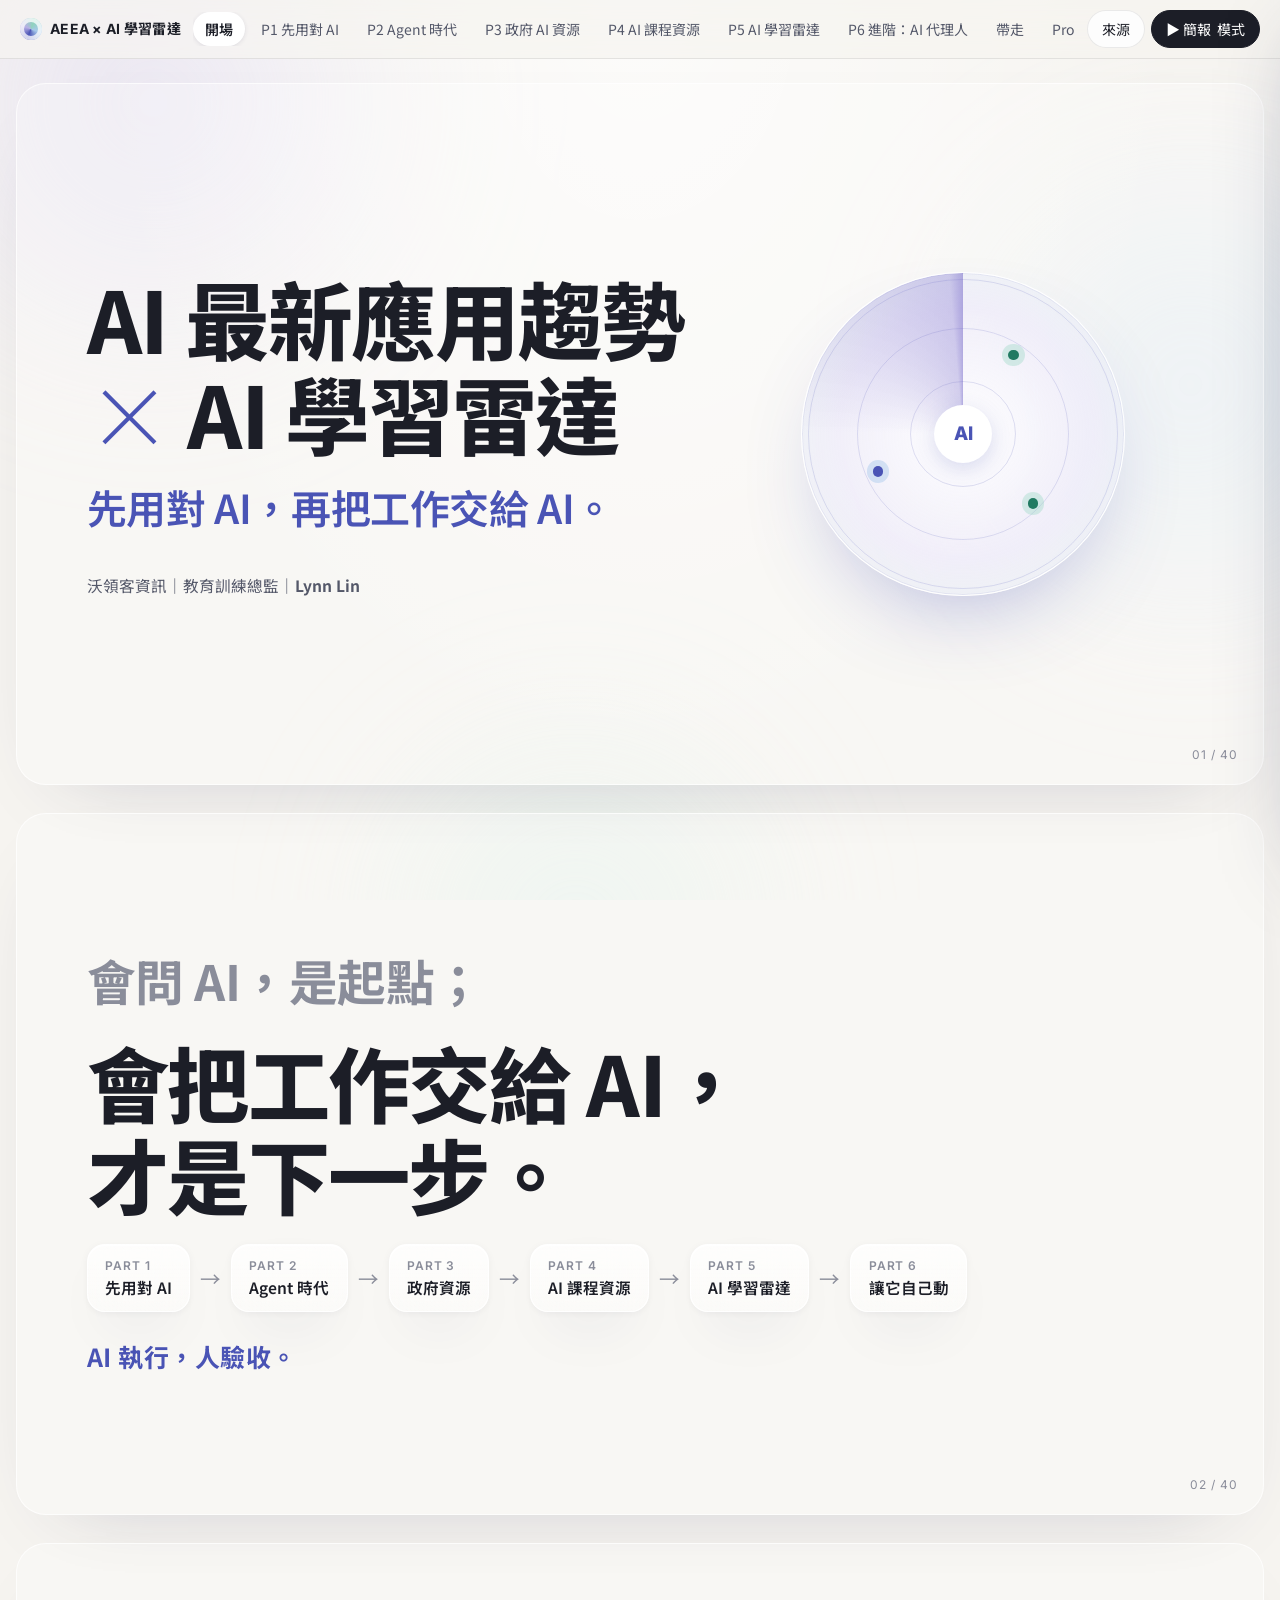
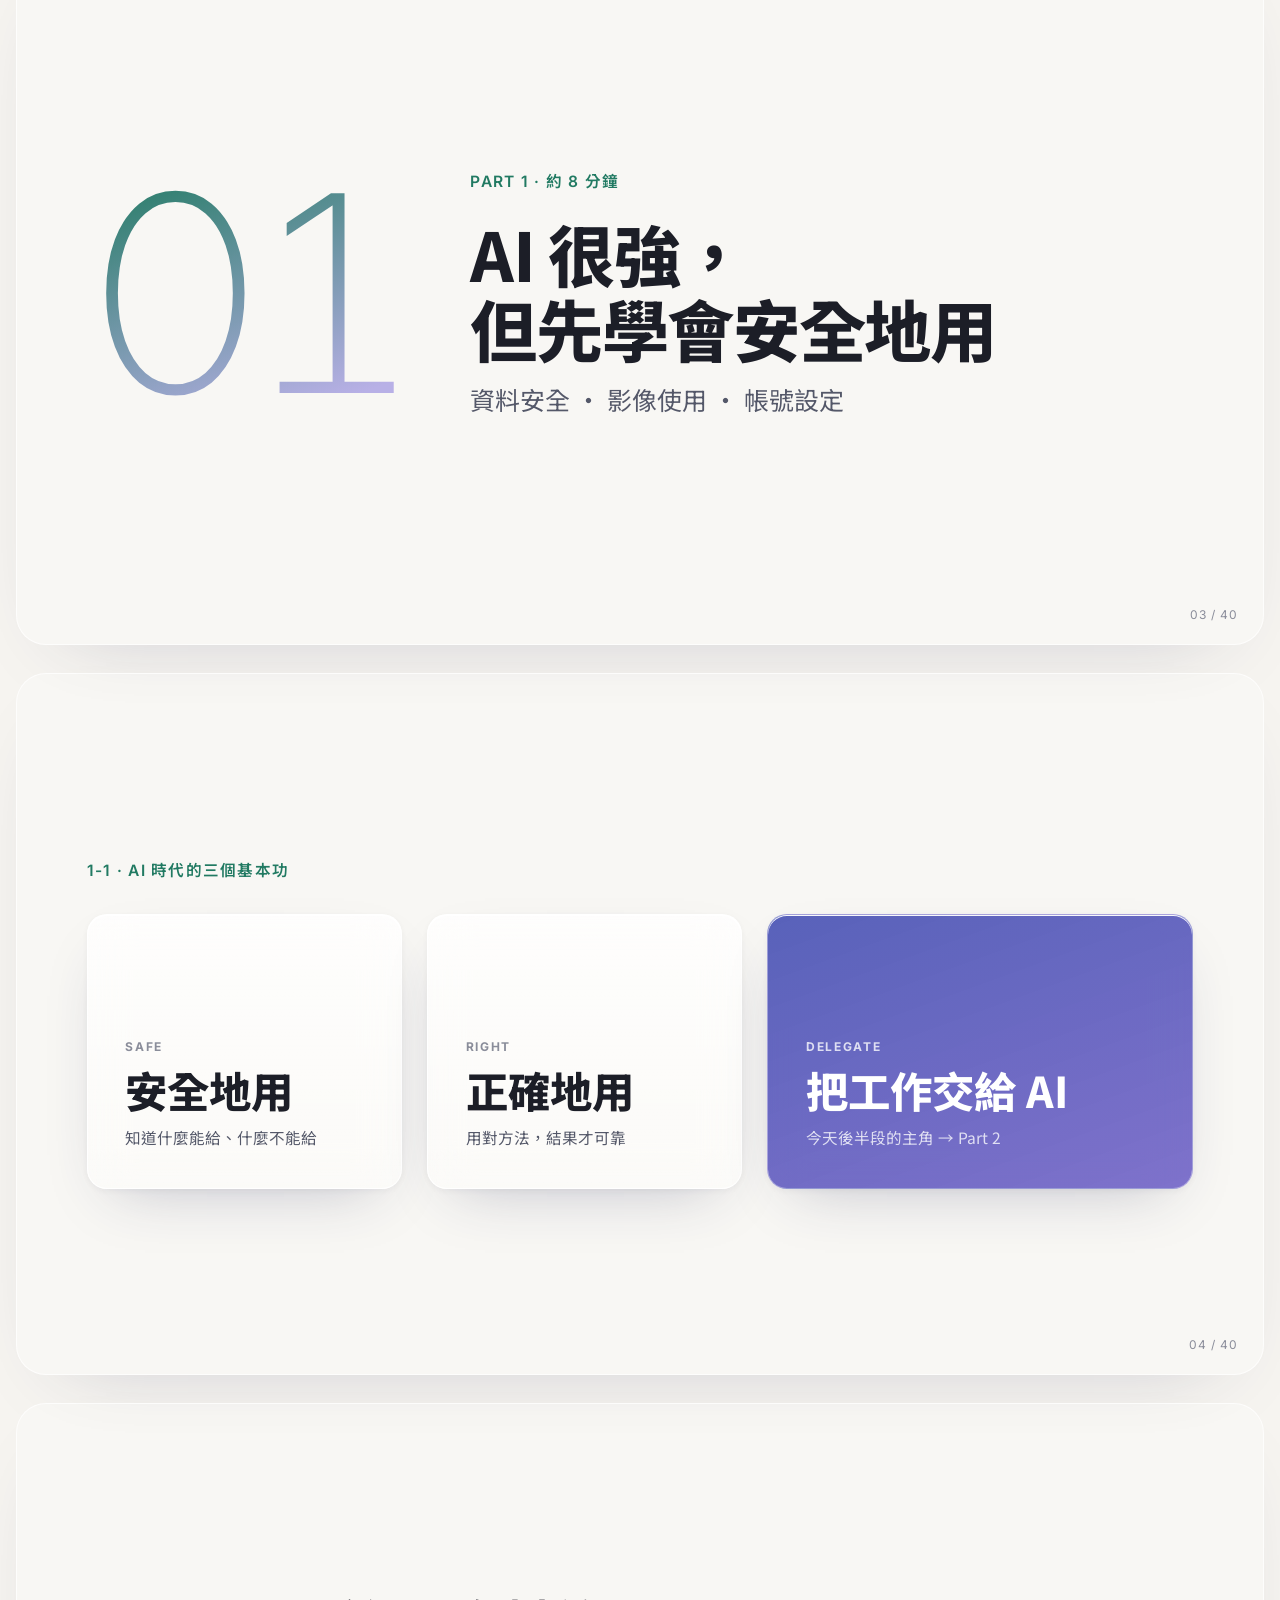
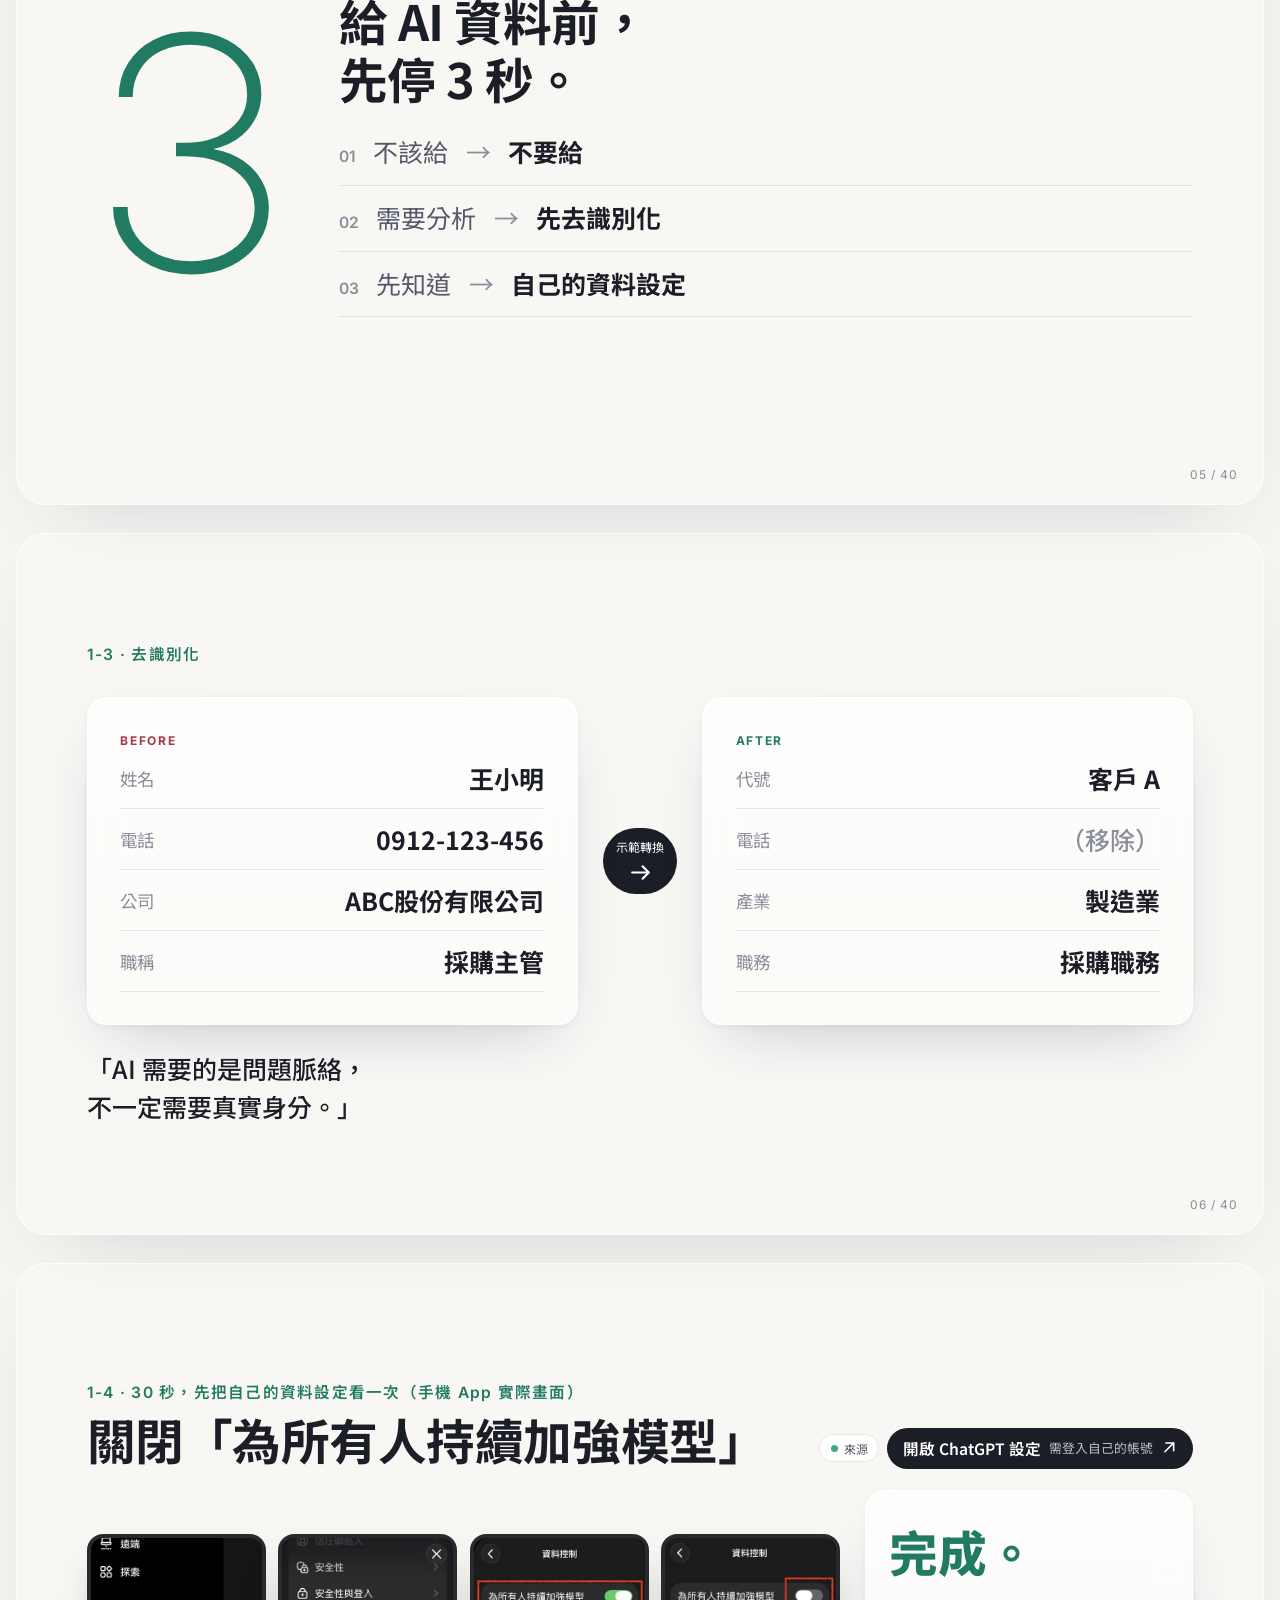
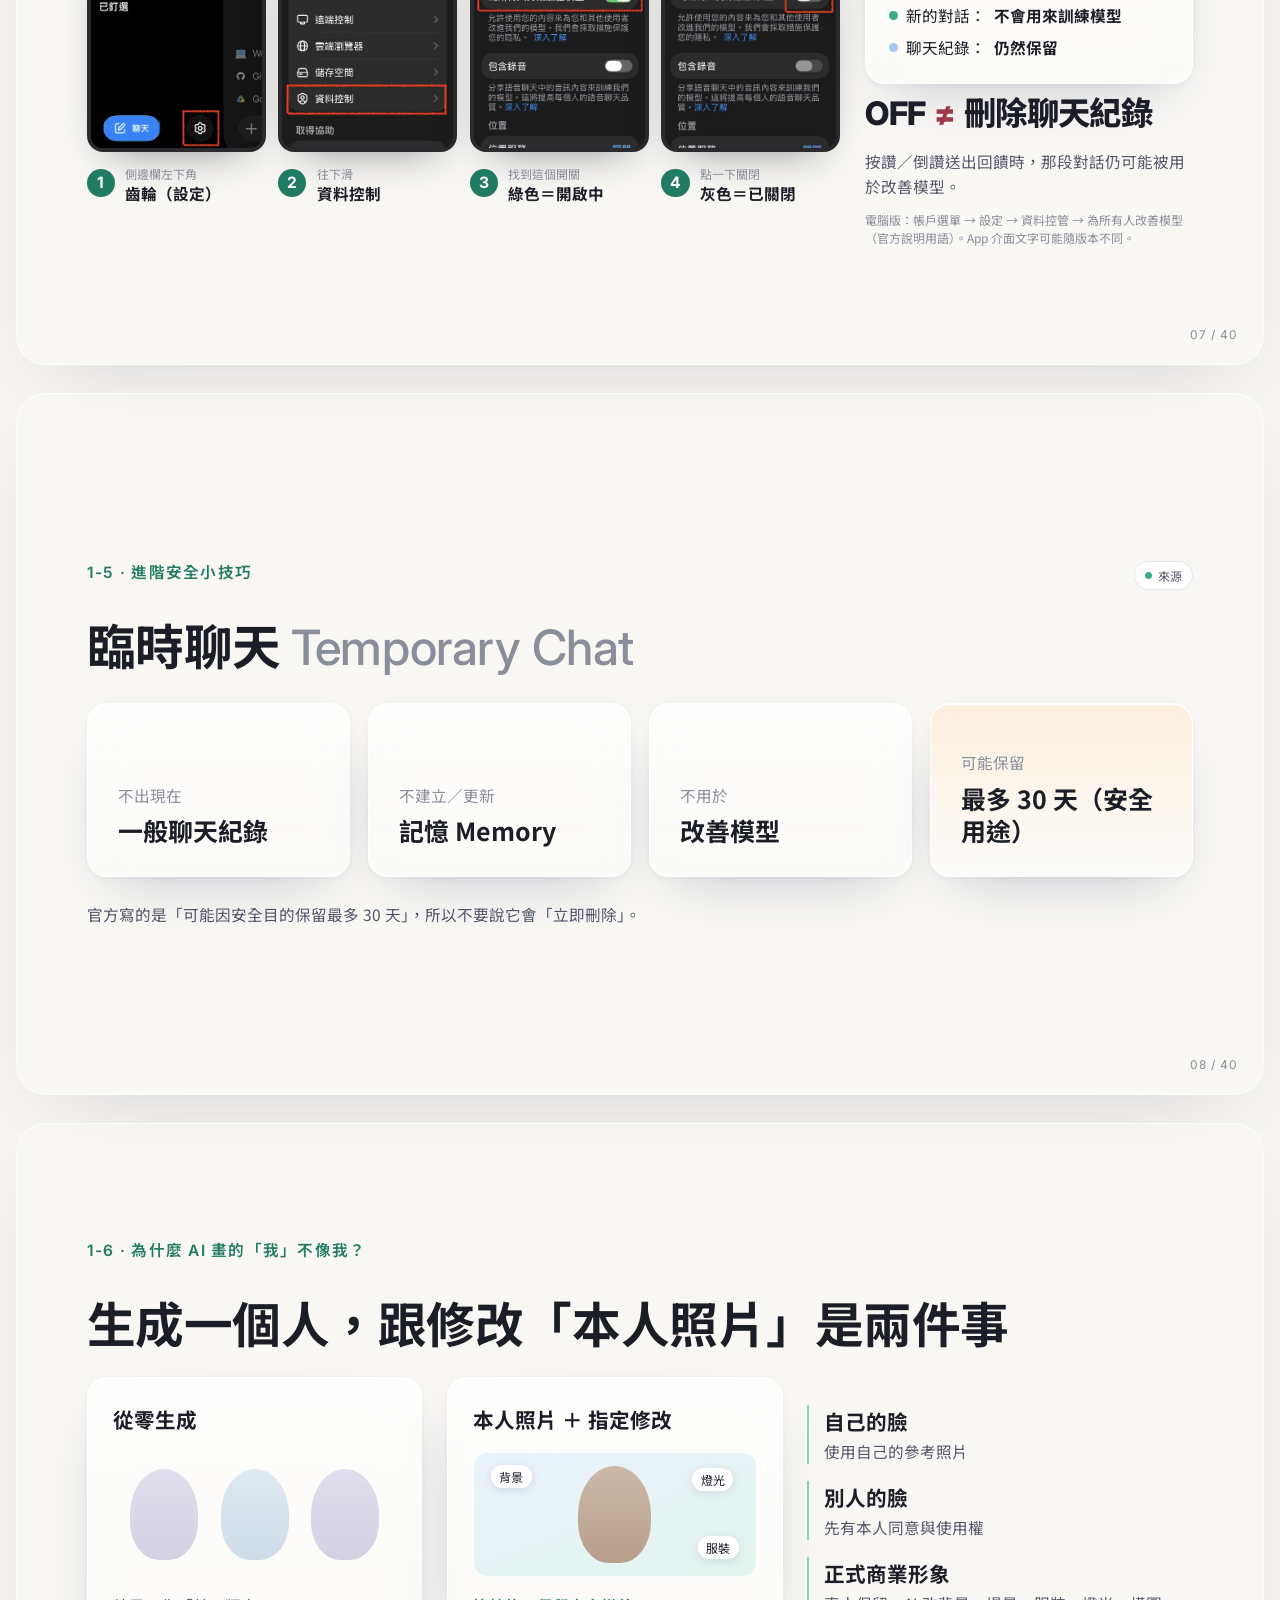
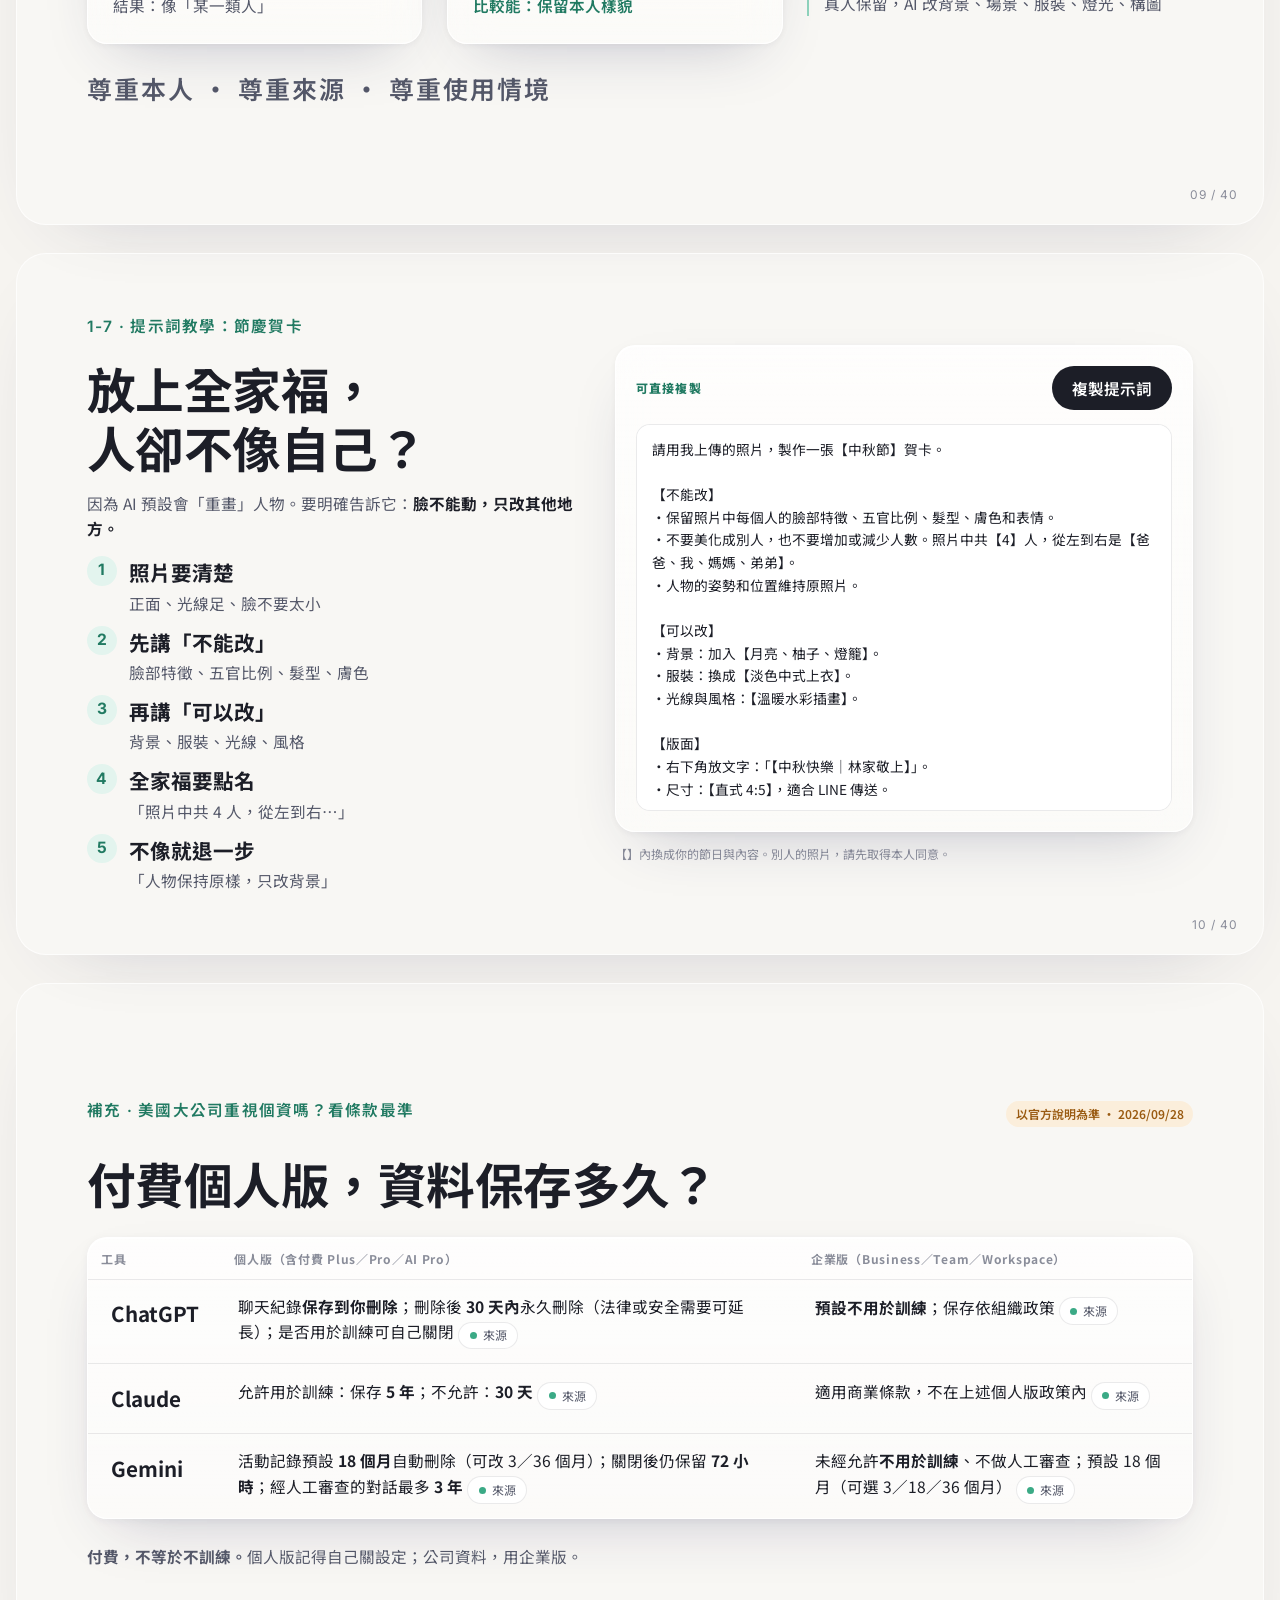
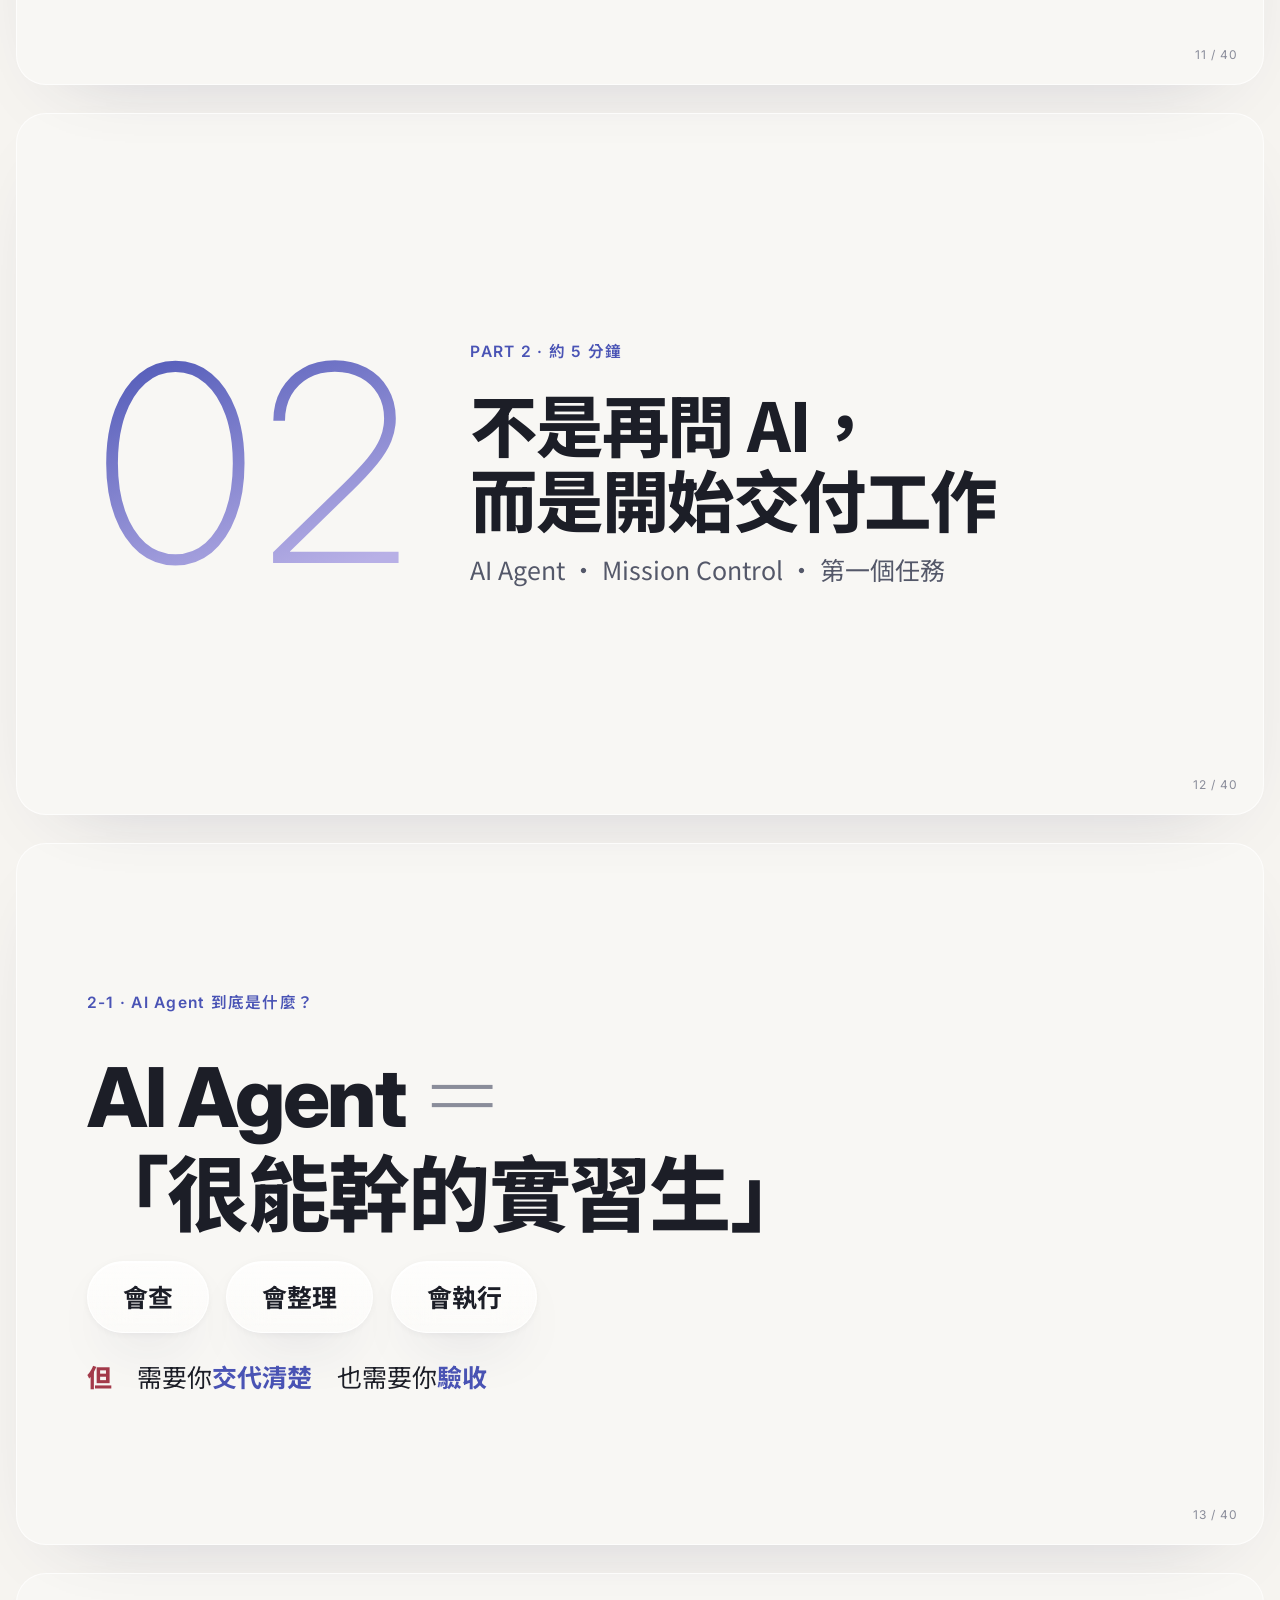
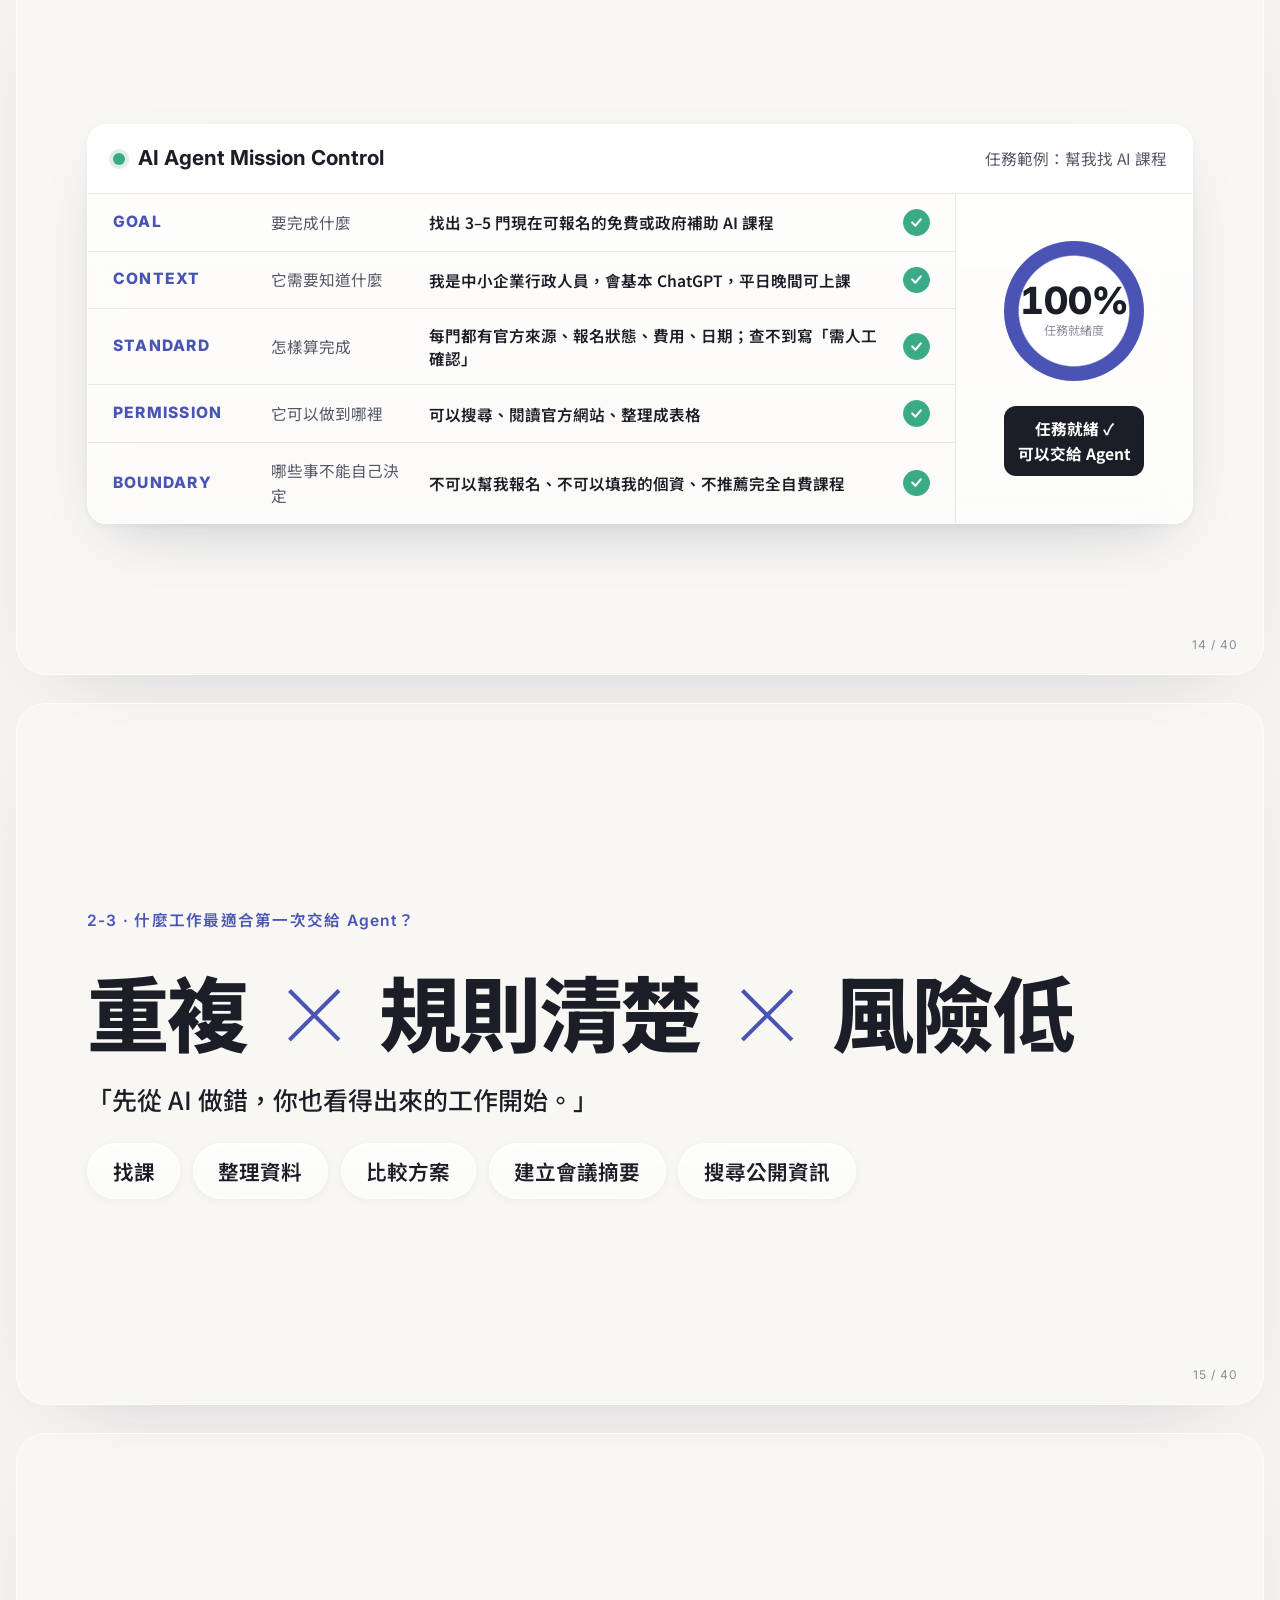
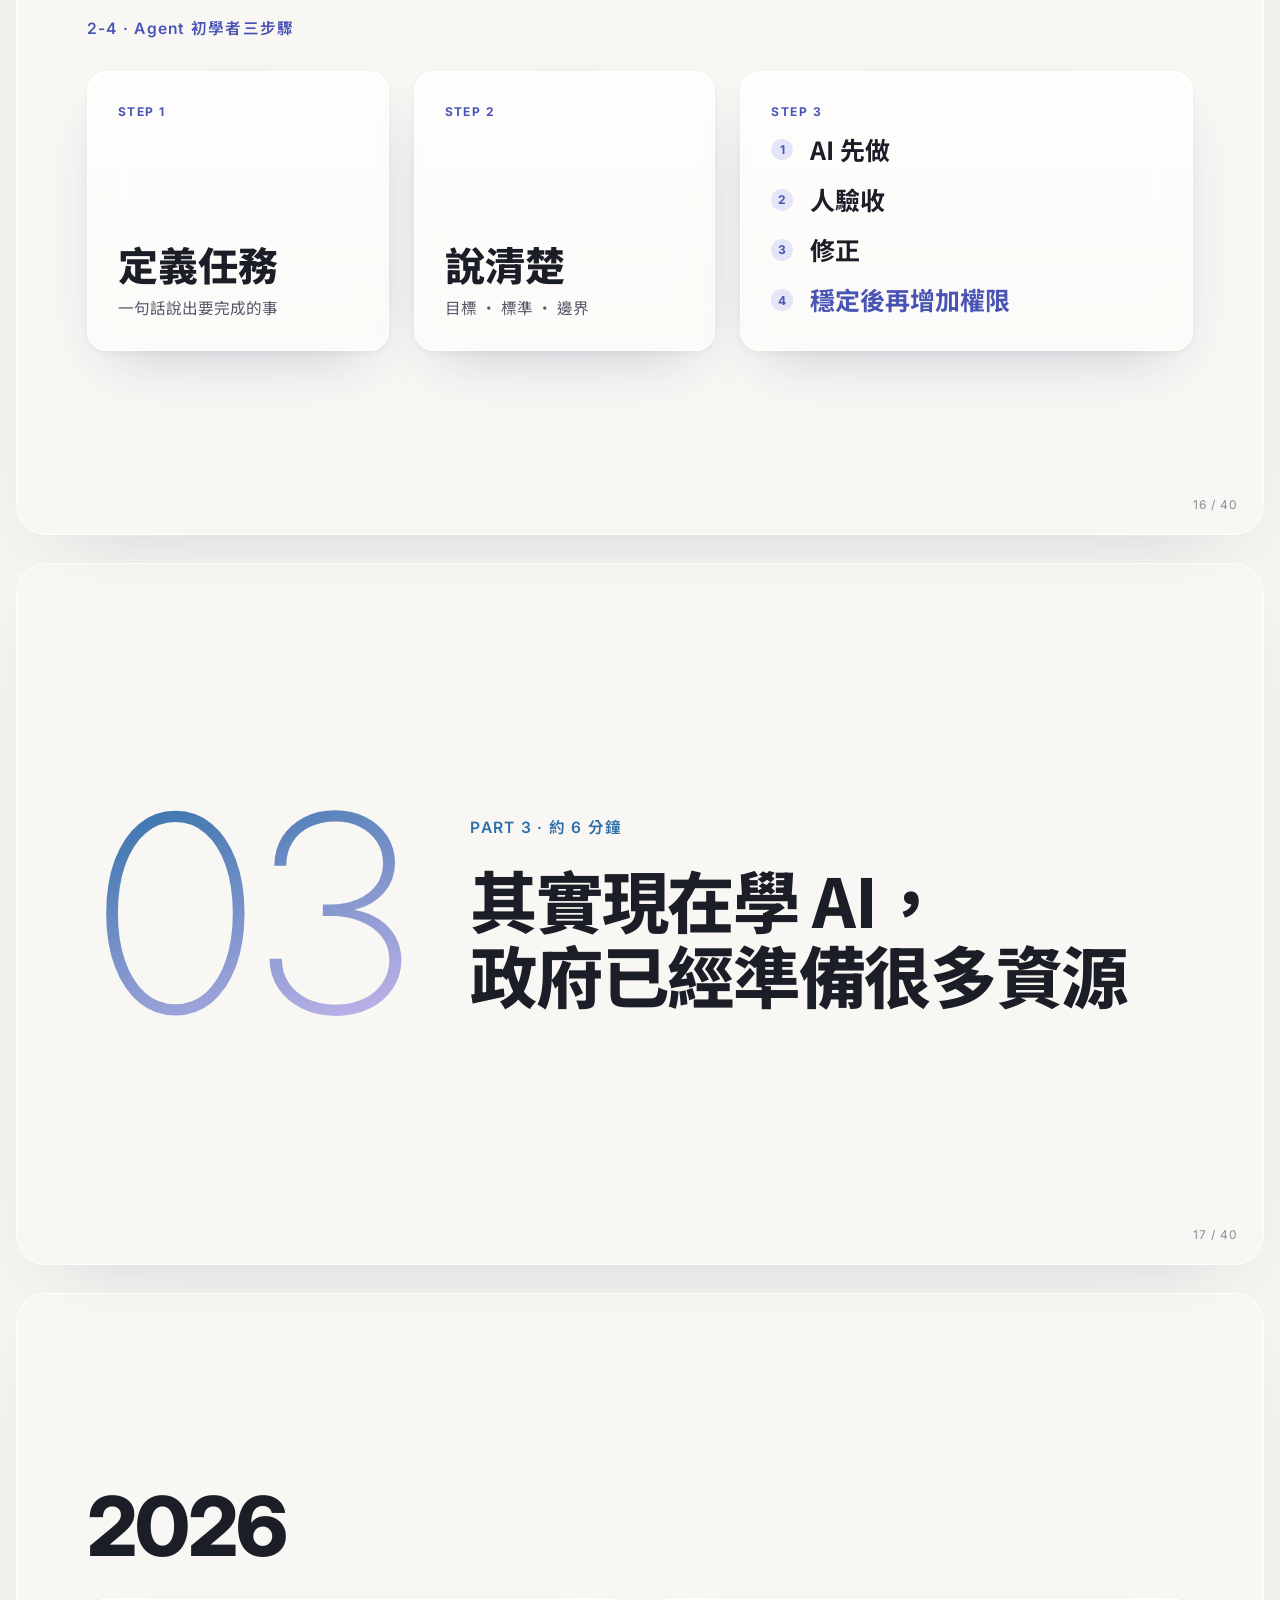
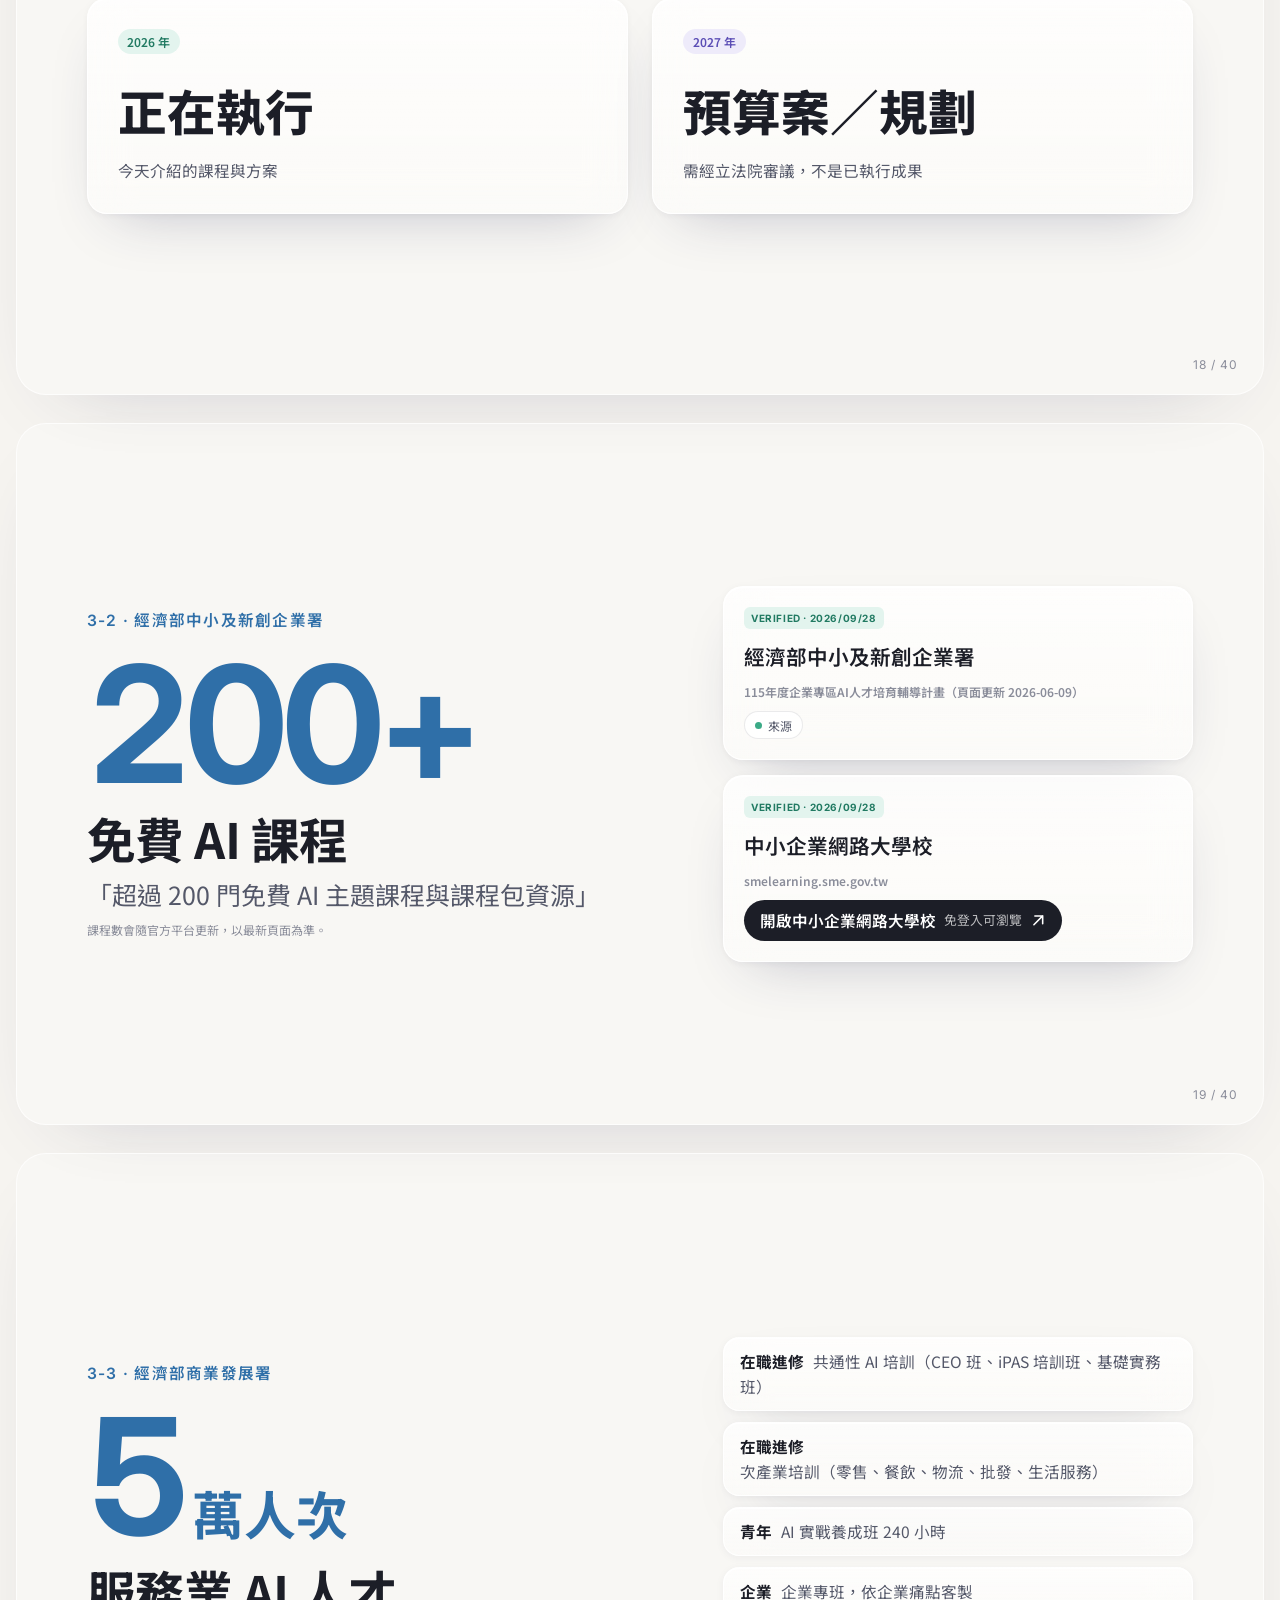
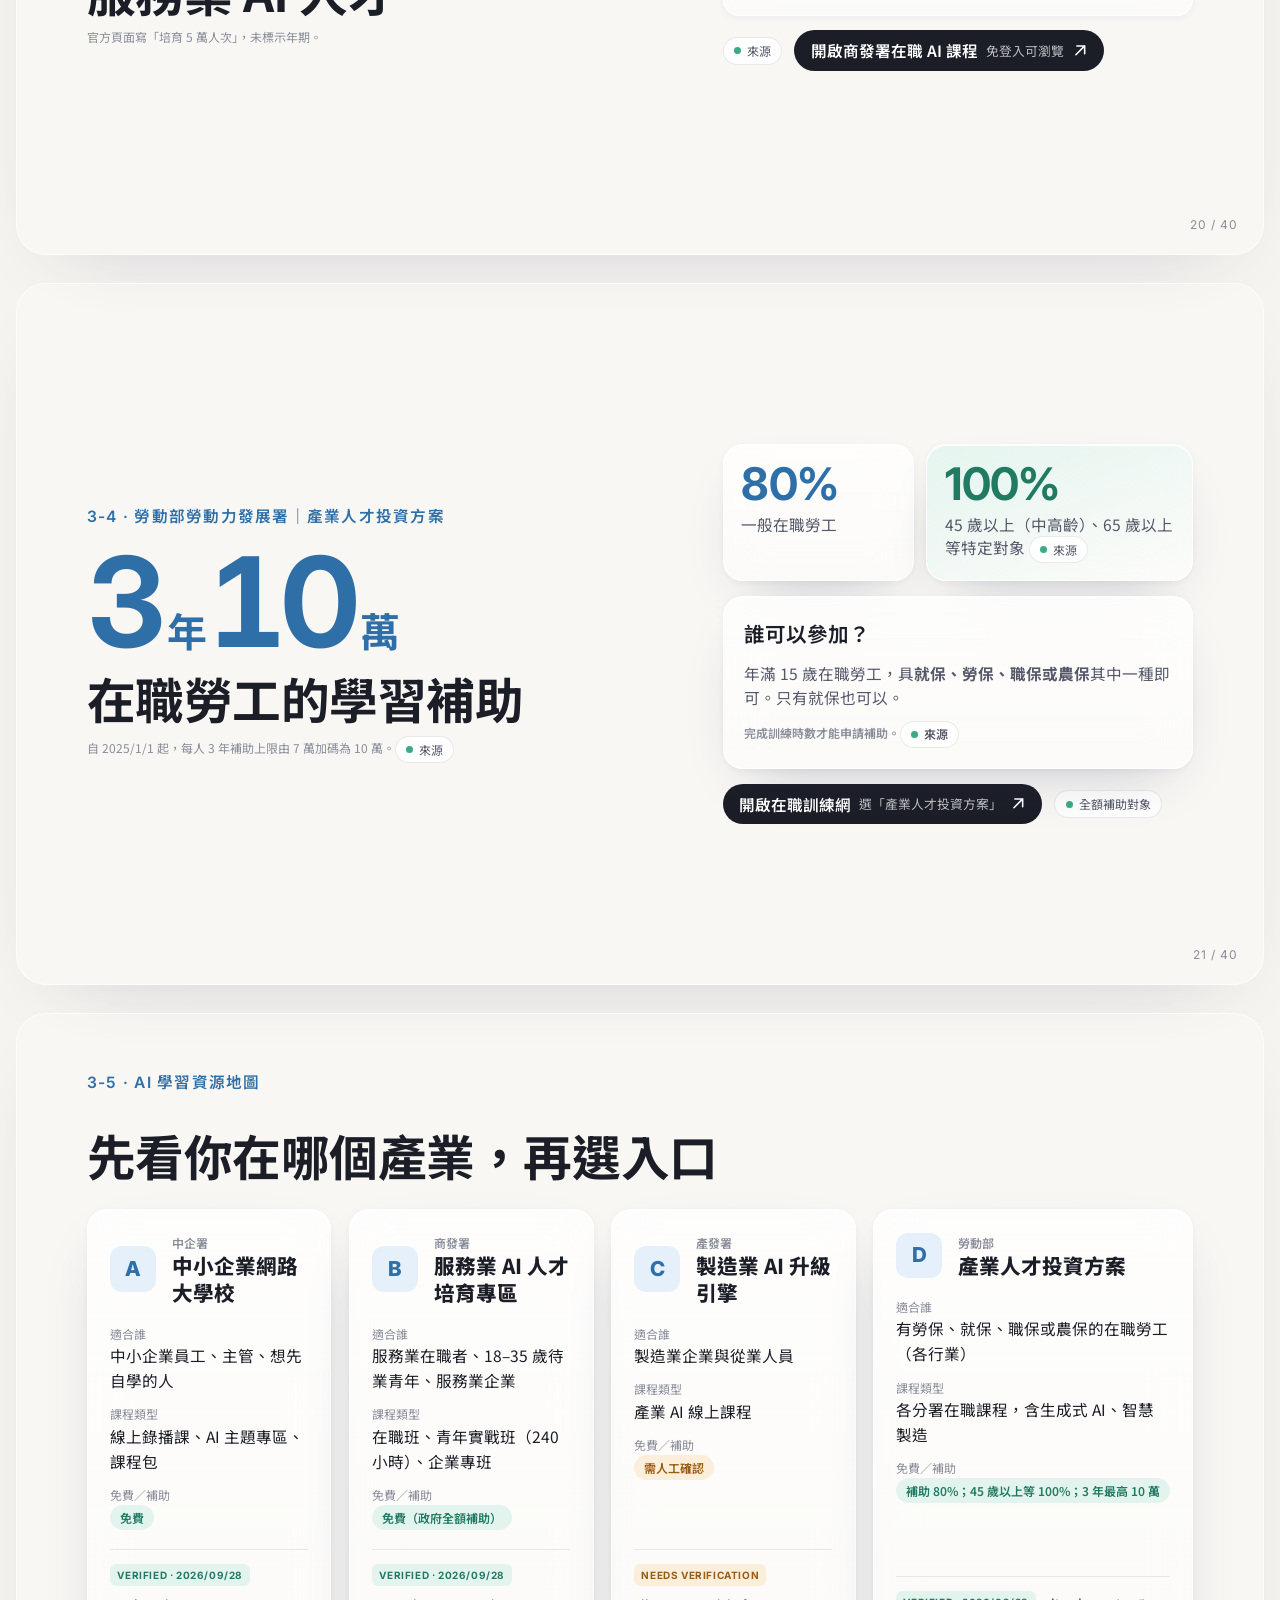
<file: st/index.html>
<!doctype html>
<html lang="zh-Hant"><head><meta charset="utf-8">
<title>AI 學習雷達</title>
<meta http-equiv="refresh" content="0; url=../">
<link rel="canonical" href="https://worklinkweb.github.io/aeea-ai-radar/">
<script>location.replace('../' + location.hash);</script>
</head><body><p>網址已更新：<a href="../">https://worklinkweb.github.io/aeea-ai-radar/</a></p></body></html>
</file>
